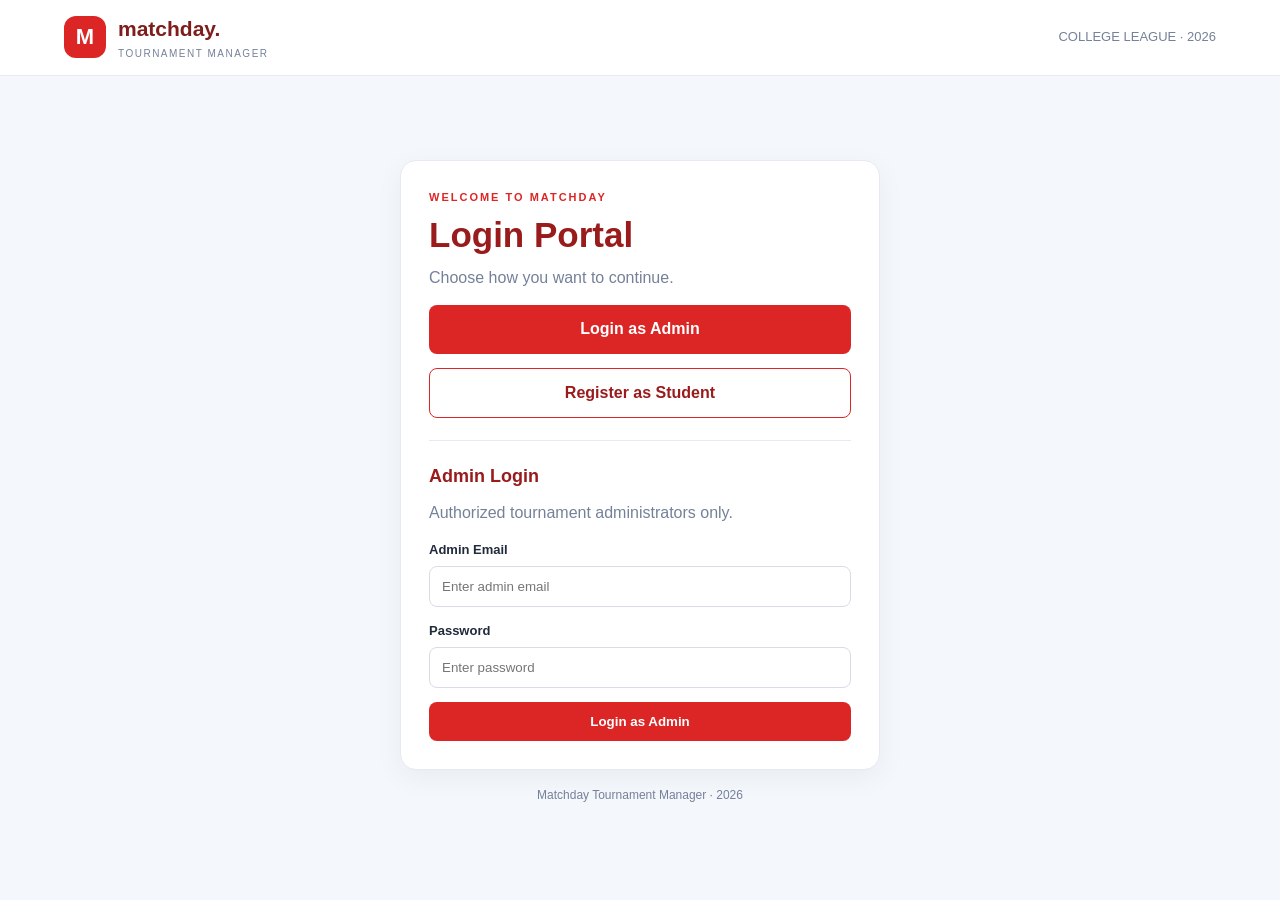
<file: index.html>
<!doctype html>
<html lang="en">
<head>
  <meta charset="utf-8">
  <meta name="viewport" content="width=device-width, initial-scale=1">
  <title>Login Portal | Matchday Tournament Manager</title>
  <link rel="stylesheet" href="style.css">
  <style>
    .portal-shell{max-width:520px;margin:48px auto;padding:20px}
    .portal-card{background:#fff;border:1px solid #e5eaf2;border-radius:16px;padding:28px;box-shadow:0 8px 28px #14213d0d;margin:16px 0}
    .portal-card h1,.portal-card h2{color:#991b1b;margin-bottom:10px}
    .portal-card label{display:block;font-weight:700;font-size:13px;margin:14px 0 6px}
    .portal-card input{width:100%;box-sizing:border-box;padding:12px;border:1px solid #d7dce5;border-radius:8px;background:#fff;color:#202b3c}
    .portal-btn{display:block;width:100%;box-sizing:border-box;text-align:center;text-decoration:none;padding:12px 14px;background:#dc2626;color:white;border:0;border-radius:8px;cursor:pointer;font-weight:700;margin-top:14px}
    .portal-btn:hover{background:#b91c1c}
    .student-btn{background:#fff;color:#991b1b;border:1px solid #dc2626}
    .student-btn:hover{background:#fef2f2}
    .message{padding:10px 12px;background:#fef2f2;color:#991b1b;border-radius:8px;margin-top:12px;white-space:pre-wrap}
    .muted{color:#758198}
    .divider{border:0;border-top:1px solid #e5eaf2;margin:22px 0}
    @media(max-width:600px){.portal-shell{padding:12px;margin:24px auto}.portal-card{padding:20px}}
  </style>
</head>
<body>
  <header class="topbar">
    <a class="brand" href="index.html">
      <span class="brand-mark">M</span>
      <span><strong>matchday.</strong><small>TOURNAMENT MANAGER</small></span>
    </a>
    <span class="season">COLLEGE LEAGUE · 2026</span>
  </header>

  <main class="portal-shell">
    <section class="portal-card">
      <p class="kicker">WELCOME TO MATCHDAY</p>
      <h1>Login Portal</h1>
      <p class="muted">Choose how you want to continue.</p>

      <a class="portal-btn" href="#admin-login">Login as Admin</a>
      <a class="portal-btn student-btn" href="register.html">Register as Student</a>

      <hr class="divider">

      <div id="admin-login">
        <h2>Admin Login</h2>
        <p class="muted">Authorized tournament administrators only.</p>

        <form id="loginForm">
          <label for="email">Admin Email</label>
          <input id="email" name="email" type="email" placeholder="Enter admin email" required>

          <label for="password">Password</label>
          <input id="password" name="password" type="password" placeholder="Enter password" required>

          <button class="portal-btn" type="submit">Login as Admin</button>
        </form>

        <p id="message" class="message" hidden></p>
      </div>
    </section>
    <p class="muted" style="text-align:center;font-size:12px">Matchday Tournament Manager · 2026</p>
  </main>

  <script src="app.js"></script>
  <script src="login.js"></script>
</body>
</html>
</file>
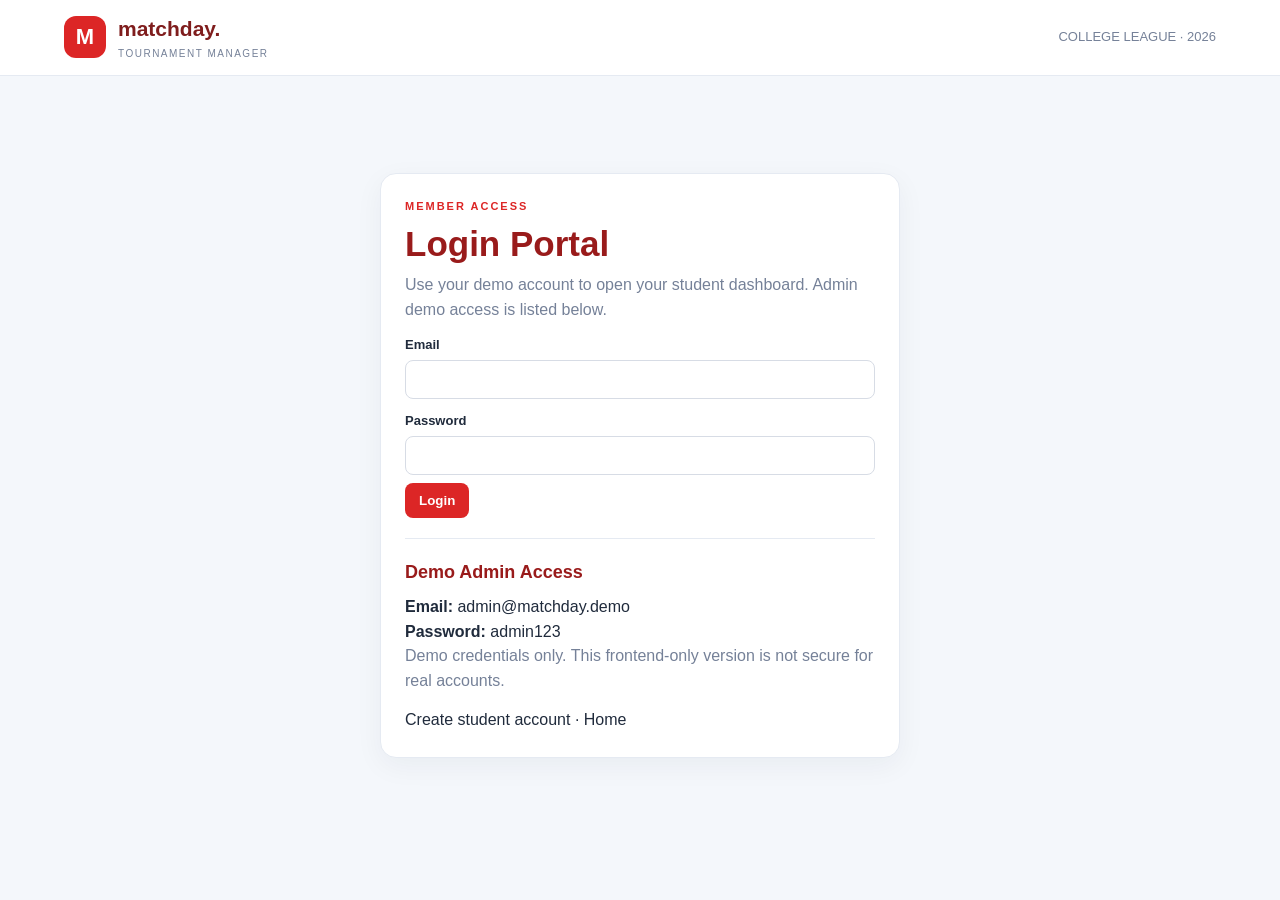
<file: admin-dashboard.html>
<!doctype html>
<html lang="en">
<head>
  <meta charset="utf-8">
  <meta name="viewport" content="width=device-width,initial-scale=1">
  <title>Admin Dashboard | Matchday Tournament Manager</title>
  <link rel="stylesheet" href="style.css">
  <style>
    .auth-shell{max-width:1100px;margin:32px auto;padding:20px}
    .auth-card{background:#fff;border:1px solid #e5eaf2;border-radius:16px;padding:24px;box-shadow:0 8px 28px #14213d0d;margin:16px 0}
    .auth-grid{display:grid;grid-template-columns:repeat(2,minmax(0,1fr));gap:14px}
    .auth-card h1,.auth-card h2{color:#991b1b;margin-bottom:8px}
    .auth-card label{display:block;font-weight:700;font-size:13px;margin:12px 0 5px}
    .auth-card input,.auth-card select{box-sizing:border-box;width:100%;padding:11px;border:1px solid #d7dce5;border-radius:8px;background:white;color:#202b3c}
    .auth-card button,.action-btn{padding:10px 14px;background:#dc2626;color:white;border:0;border-radius:8px;cursor:pointer;font-weight:700;margin:8px 6px 0 0}
    .btn-muted{background:#64748b!important}.btn-green{background:#15803d!important}
    .message{padding:10px 12px;background:#fef2f2;color:#991b1b;border-radius:8px;margin-top:12px;white-space:pre-wrap}
    .muted{color:#758198}
    .portal-table{width:100%;border-collapse:collapse;margin-top:12px}
    .portal-table th,.portal-table td{text-align:left;padding:10px;border-bottom:1px solid #e5eaf2}
    .portal-table th{background:#fef2f2}
    .section-note{font-size:13px;color:#758198;margin-top:8px}
    @media(max-width:650px){.auth-grid{grid-template-columns:1fr}.auth-shell{padding:12px}}
  </style>
</head>
<body>
<header class="topbar">
  <a class="brand" href="index.html">
    <span class="brand-mark">M</span>
    <span><strong>matchday.</strong><small>TOURNAMENT MANAGER</small></span>
  </a>
  <span class="season">COLLEGE LEAGUE · 2026</span>
</header>

<main class="auth-shell">
  <section class="auth-card">
    <p class="kicker">ADMIN CONTROL CENTRE</p>
    <h1>Tournament Management</h1>
    <p class="muted">Manage student applications, teams and match results.</p>
    <button id="logout" class="btn-muted" type="button">Log out</button>
    <p id="message" class="message" hidden></p>
  </section>

  <section class="auth-card">
    <h2>Student Applications</h2>
    <div style="overflow-x:auto">
      <table class="portal-table">
        <thead>
          <tr>
            <th>Student</th><th>Roll no.</th><th>Course</th>
            <th>Game</th><th>Status</th><th>Team</th><th>Actions</th>
          </tr>
        </thead>
        <tbody id="applications"></tbody>
      </table>
    </div>
  </section>

  <section class="auth-card">
    <h2>Assign Teams</h2>
    <p class="muted">Only approved students can be assigned to a team.</p>
    <form id="teamForm">
      <label for="teamStudent">Approved student</label>
      <select id="teamStudent" required>
        <option value="">Select a student</option>
      </select>
      <label for="teamName">Team name</label>
      <input id="teamName" maxlength="80" required placeholder="Enter team name">
      <button type="submit">Assign Team</button>
    </form>
    <p id="teamMessage" class="message" hidden></p>
  </section>

  <section class="auth-card">
    <h2>Record Match Result</h2>
    <form id="matchForm">
      <div class="auth-grid">
        <div>
          <label for="matchGame">Game</label>
          <select id="matchGame" required>
            <option value="">Select game</option>
            <option>Football</option><option>Cricket</option>
            <option>Badminton</option><option>Basketball</option>
            <option>Volleyball</option><option>Chess</option>
          </select>
        </div>
        <div>
          <label for="matchDate">Match date</label>
          <input id="matchDate" type="date">
        </div>
        <div>
          <label for="teamA">Team A</label>
          <select id="teamA" required><option value="">Select Team A</option></select>
        </div>
        <div>
          <label for="teamB">Team B</label>
          <select id="teamB" required><option value="">Select Team B</option></select>
        </div>
        <div>
          <label for="scoreA">Team A score</label>
          <input id="scoreA" type="number" min="0" step="1" required>
        </div>
        <div>
          <label for="scoreB">Team B score</label>
          <input id="scoreB" type="number" min="0" step="1" required>
        </div>
      </div>
      <button type="submit">Save Match Result</button>
    </form>
    <p id="matchMessage" class="message" hidden></p>
    <p class="section-note">Points are calculated as win = 3, draw = 1 and loss = 0. This demo uses the same points rule for all games.</p>
  </section>

  <section class="auth-card">
    <h2>Recorded Matches</h2>
    <div style="overflow-x:auto">
      <table class="portal-table">
        <thead>
          <tr><th>Date</th><th>Game</th><th>Team A</th><th>Score</th><th>Team B</th></tr>
        </thead>
        <tbody id="matches"></tbody>
      </table>
    </div>
  </section>

  <section class="auth-card">
    <h2>Demo information</h2>
    <p class="muted">This frontend demo stores information in the current browser's localStorage. It does not synchronise data between different devices or browsers. A backend and database are required for a real shared tournament system.</p>
  </section>
</main>

<script src="app.js"></script>
<script src="admin-dashboard.js"></script>
</body>
</html>
</file>
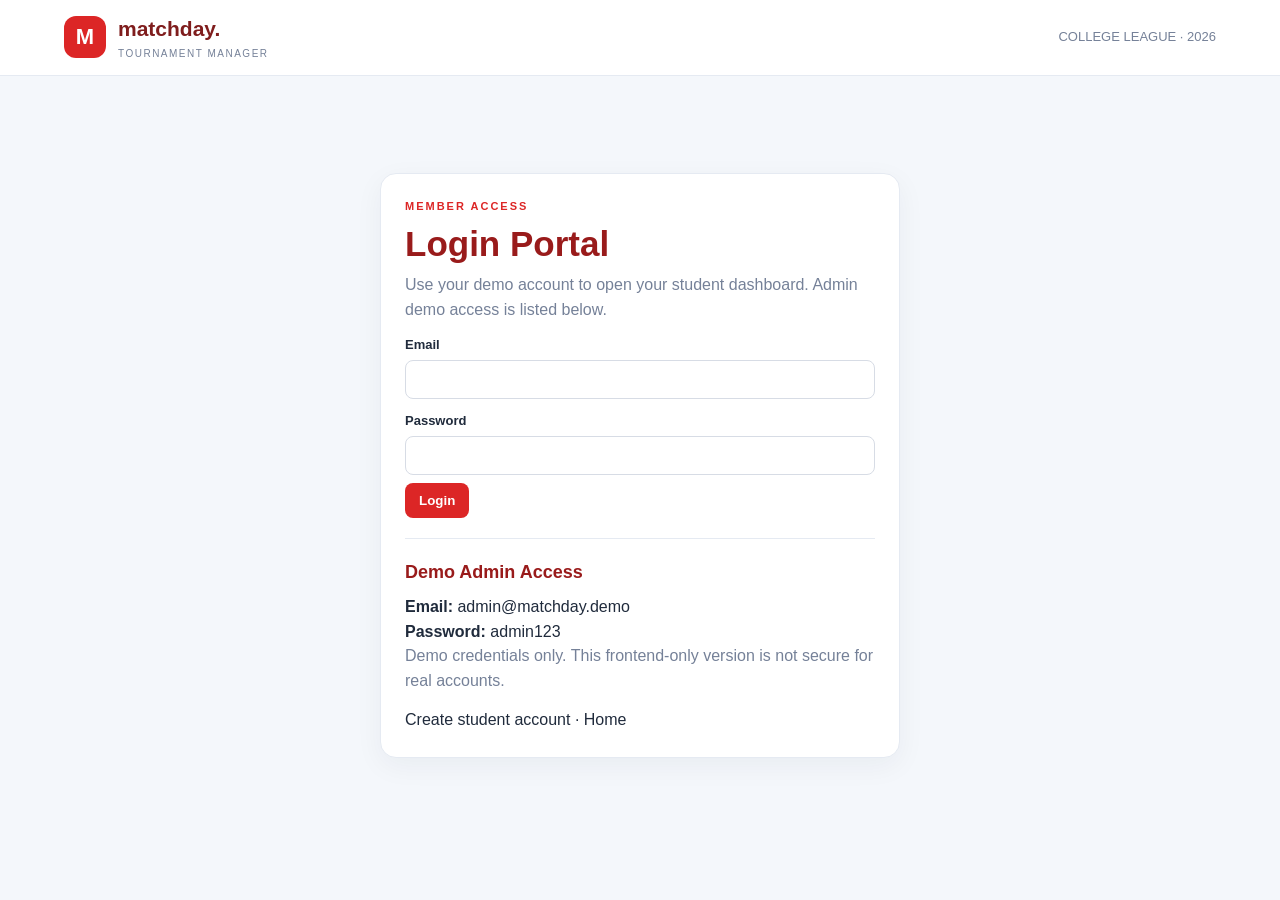
<file: dashboard.html>
<!DOCTYPE html>
<html lang="en">
<head>
  <meta charset="UTF-8">
  <meta name="viewport" content="width=device-width, initial-scale=1.0">
  <title>Matchday | Dashboard</title>
  <link rel="stylesheet" href="style.css">
  <style>
    .student-session {
      display: flex;
      align-items: center;
      gap: 10px;
      margin-left: auto;
      color: var(--muted, #758198);
      font-size: 13px;
    }
    .logout-btn {
      border: 1px solid var(--border, #e5eaf2);
      background: transparent;
      color: inherit;
      padding: 8px 12px;
      border-radius: 7px;
      cursor: pointer;
      font: inherit;
    }
    .read-only-note {
      margin: 0 0 20px;
      padding: 12px 16px;
      border: 1px solid var(--border, #e5eaf2);
      border-radius: 8px;
      color: var(--muted, #758198);
      font-size: 13px;
    }
  </style>
</head>
<body>

<header class="topbar">
  <a class="brand" href="dashboard.html">
    <span class="brand-mark">M</span>
    <span><strong>matchday.</strong><small>TOURNAMENT MANAGER</small></span>
  </a>
  <span class="season">COLLEGE LEAGUE · 2026</span>
  <div class="student-session">
    <span id="studentName">Student View</span>
    <button class="logout-btn" id="logoutBtn" type="button">Log out</button>
  </div>
</header>

<div class="layout">
  <aside class="sidebar">
    <p class="nav-heading">MAIN MENU</p>
    <a class="nav-link active" href="dashboard.html">⌂ &nbsp; Dashboard</a>
    <a class="nav-link" href="teams.html">♙ &nbsp; Teams &amp; Players</a>
    <a class="nav-link" href="schedule.html">▦ &nbsp; Match Schedule</a>
    <a class="nav-link" href="scores.html">◷ &nbsp; Score Management</a>
    <a class="nav-link" href="points.html">☷ &nbsp; Points Table</a>
    <a class="nav-link" href="leaderboard.html">♛ &nbsp; Leaderboard</a>

    <div class="sidebar-note">
      <strong>Student View</strong>
      You can view tournament information here. Editing and management are reserved for the administrator.
    </div>
  </aside>

  <main class="main">
    <div class="page-head">
      <div>
        <p class="kicker">TOURNAMENT OVERVIEW</p>
        <h1>Manage your tournament</h1>
        <p class="subtitle">Everything you need to keep up with the competition.</p>
      </div>
      <a class="button" href="schedule.html">View fixtures →</a>
    </div>

    <p class="read-only-note">
      Read-only student access: tournament information can be viewed but not edited.
    </p>

    <section class="stats">
      <article class="stat">
        <p class="stat-label">REGISTERED TEAMS</p>
        <p class="stat-value" id="teamCount">08</p>
        <p class="stat-foot">Participating teams</p>
      </article>
      <article class="stat">
        <p class="stat-label">TOTAL FIXTURES</p>
        <p class="stat-value" id="fixtureCount">28</p>
        <p class="stat-foot">Scheduled or recorded matches</p>
      </article>
      <article class="stat">
        <p class="stat-label">COMPLETED MATCHES</p>
        <p class="stat-value" id="completedCount">12</p>
        <p class="stat-foot">Recorded match results</p>
      </article>
      <article class="stat">
        <p class="stat-label">CURRENT LEADER</p>
        <p class="stat-value" id="currentLeader">TITANS</p>
        <p class="stat-foot">Based on recorded results</p>
      </article>
    </section>

    <div class="content-grid">
      <section class="card">
        <div class="card-head">
          <h2>Recent Results</h2>
          <a class="text-link" href="scores.html">All scores →</a>
        </div>
        <div id="recentResults">
          <div class="fixture">
            <div class="fixture-team"><div class="team-badge">T</div>City Titans</div>
            <div class="score">3 - 1</div>
            <div class="fixture-team"><div class="team-badge">W</div>Warriors</div>
          </div>
          <div class="fixture">
            <div class="fixture-team"><div class="team-badge">S</div>Strikers</div>
            <div class="score">2 - 2</div>
            <div class="fixture-team"><div class="team-badge">R</div>Rangers</div>
          </div>
          <div class="fixture">
            <div class="fixture-team"><div class="team-badge">F</div>Falcons</div>
            <div class="score">1 - 0</div>
            <div class="fixture-team"><div class="team-badge">U</div>United</div>
          </div>
        </div>
      </section>

      <section class="card">
        <div class="card-head">
          <h2>Upcoming Matches</h2>
          <a class="text-link" href="schedule.html">Full schedule →</a>
        </div>
        <div id="upcomingMatches">
          <div class="fixture">
            <div class="fixture-team">City Titans</div>
            <div class="vs">VS</div>
            <div class="fixture-team">Falcons</div>
          </div>
          <p class="subtitle">18 October · 10:00 AM · Main Ground</p>
          <div class="fixture">
            <div class="fixture-team">Warriors</div>
            <div class="vs">VS</div>
            <div class="fixture-team">Strikers</div>
          </div>
          <p class="subtitle">18 October · 2:00 PM · Main Ground</p>
        </div>
      </section>
    </div>

    <section class="card">
      <div class="card-head">
        <h2>Current Standings</h2>
        <a class="text-link" href="points.html">View points table →</a>
      </div>
      <div class="table-wrap">
        <table>
          <thead>
            <tr>
              <th>Rank</th>
              <th>Team</th>
              <th>Played</th>
              <th>Won</th>
              <th>Points</th>
            </tr>
          </thead>
          <tbody id="standingsBody">
            <tr><td>01</td><td>City Titans</td><td>4</td><td>3</td><td><b>10</b></td></tr>
            <tr><td>02</td><td>Falcons</td><td>4</td><td>3</td><td><b>9</b></td></tr>
            <tr><td>03</td><td>Strikers</td><td>4</td><td>2</td><td><b>7</b></td></tr>
            <tr><td>04</td><td>Warriors</td><td>4</td><td>2</td><td><b>6</b></td></tr>
          </tbody>
        </table>
      </div>
    </section>

    <footer class="footer">Matchday Tournament Manager · Student Read-only View</footer>
  </main>
</div>

<script src="app.js"></script>
<script>
(() => {
  // Only approved student accounts may open this page.
  const student = Matchday.requireRole("student");
  if (!student) return;

  document.getElementById("studentName").textContent =
    student.fullName || "Student";

  document.getElementById("logoutBtn").addEventListener("click", () => {
    Matchday.logout();
    window.location.href = "login.html";
  });

  const teams = Matchday.teams();
  const matches = Matchday.matches();
  const standings = {};

  function getTeam(name, game) {
    const key = game + "::" + name;
    if (!standings[key]) {
      standings[key] = {
        name, game, played: 0, won: 0, points: 0
      };
    }
    return standings[key];
  }

  teams.forEach(team => getTeam(team.name, team.game));

  matches.forEach(match => {
    const a = getTeam(match.teamA, match.game);
    const b = getTeam(match.teamB, match.game);

    a.played++;
    b.played++;

    if (match.scoreA > match.scoreB) {
      a.won++;
      a.points += 3;
    } else if (match.scoreB > match.scoreA) {
      b.won++;
      b.points += 3;
    } else {
      a.points++;
      b.points++;
    }
  });

  const ranked = Object.values(standings).sort(
    (a, b) => b.points - a.points || b.won - a.won
  );

  document.getElementById("teamCount").textContent = teams.length;
  document.getElementById("fixtureCount").textContent = matches.length;
  document.getElementById("completedCount").textContent = matches.length;
  document.getElementById("currentLeader").textContent =
    ranked[0]?.name || "—";

  const recent = document.getElementById("recentResults");
  recent.replaceChildren();

  if (!matches.length) {
    const note = document.createElement("p");
    note.className = "subtitle";
    note.textContent = "No match results have been recorded yet.";
    recent.appendChild(note);
  } else {
    matches.slice(-3).reverse().forEach(match => {
      const fixture = document.createElement("div");
      fixture.className = "fixture";

      const left = document.createElement("div");
      left.className = "fixture-team";
      left.textContent = match.teamA;

      const score = document.createElement("div");
      score.className = "score";
      score.textContent = `${match.scoreA} - ${match.scoreB}`;

      const right = document.createElement("div");
      right.className = "fixture-team";
      right.textContent = match.teamB;

      fixture.append(left, score, right);
      recent.appendChild(fixture);
    });
  }

  const tbody = document.getElementById("standingsBody");
  tbody.replaceChildren();

  if (!ranked.length) {
    const row = document.createElement("tr");
    const cell = document.createElement("td");
    cell.colSpan = 5;
    cell.textContent = "No standings available yet.";
    row.appendChild(cell);
    tbody.appendChild(row);
  } else {
    ranked.forEach((team, index) => {
      const row = document.createElement("tr");
      [
        String(index + 1).padStart(2, "0"),
        team.name,
        team.played,
        team.won,
        team.points
      ].forEach((value, i) => {
        const cell = document.createElement("td");
        if (i === 4) {
          const bold = document.createElement("b");
          bold.textContent = value;
          cell.appendChild(bold);
        } else {
          cell.textContent = value;
        }
        row.appendChild(cell);
      });
      tbody.appendChild(row);
    });
  }

  // The current admin interface stores results but does not yet store
  // upcoming fixtures, so don't present old sample fixtures as live data.
  const upcoming = document.getElementById("upcomingMatches");
  upcoming.replaceChildren();

  const upcomingNote = document.createElement("p");
  upcomingNote.className = "subtitle";
  upcomingNote.textContent =
    "Upcoming matches will appear here after a fixture-scheduling feature is added.";
  upcoming.appendChild(upcomingNote);
})();
</script>
</body>
</html>
</file>
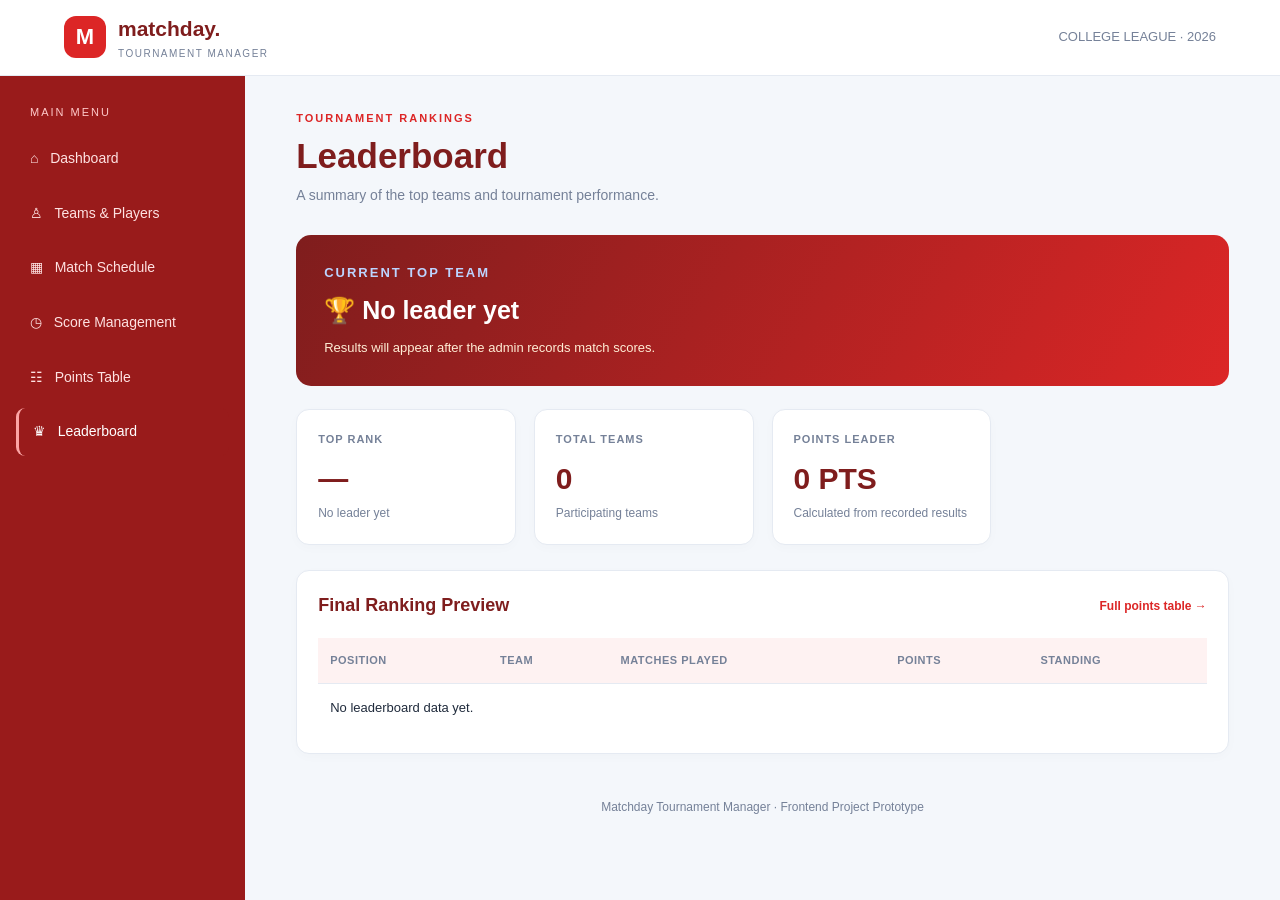
<file: leaderboard.html>
<!DOCTYPE html>
<html lang="en">
<head>
<meta charset="UTF-8"><meta name="viewport" content="width=device-width, initial-scale=1.0">
<title>Matchday | Leaderboard</title><link rel="stylesheet" href="style.css">
</head>
<body>
<header class="topbar"><a class="brand" href="index.html"><span class="brand-mark">M</span><span><strong>matchday.</strong><small>TOURNAMENT MANAGER</small></span></a><span class="season">COLLEGE LEAGUE · 2026</span></header>
<div class="layout"><aside class="sidebar">
<p class="nav-heading">MAIN MENU</p><a class="nav-link" href="dashboard.html">⌂ &nbsp; Dashboard</a><a class="nav-link" href="teams.html">♙ &nbsp; Teams & Players</a><a class="nav-link" href="schedule.html">▦ &nbsp; Match Schedule</a><a class="nav-link" href="scores.html">◷ &nbsp; Score Management</a><a class="nav-link" href="points.html">☷ &nbsp; Points Table</a><a class="nav-link active" href="leaderboard.html">♛ &nbsp; Leaderboard</a>
</aside>
<main class="main">
<div class="page-head"><div><p class="kicker">TOURNAMENT RANKINGS</p><h1>Leaderboard</h1><p class="subtitle">A summary of the top teams and tournament performance.</p></div></div>
<section class="winner">
<p class="kicker" style="color:#bcd4ff">CURRENT TOP TEAM · SAMPLE DATA</p>
<h2>🏆 City Titans</h2>
<p>Leading the example league standings with 10 points.</p>
</section>
<div class="stats">
<article class="stat"><p class="stat-label">TOP RANK</p><p class="stat-value">01</p><p class="stat-foot">City Titans</p></article>
<article class="stat"><p class="stat-label">TOTAL TEAMS</p><p class="stat-value">08</p><p class="stat-foot">Participating teams</p></article>
<article class="stat"><p class="stat-label">POINTS LEADER</p><p class="stat-value">10 PTS</p><p class="stat-foot">Current example score</p></article>
</div>
<section class="card"><div class="card-head"><h2>Final Ranking Preview</h2><a class="text-link" href="points.html">Full points table →</a></div>
<div class="table-wrap"><table><thead><tr><th>Position</th><th>Team</th><th>Matches Played</th><th>Points</th><th>Standing</th></tr></thead><tbody>
<tr><td class="position">🥇 1</td><td>City Titans</td><td>4</td><td><b>10</b></td><td><span class="status completed">Leading</span></td></tr>
<tr><td class="position">🥈 2</td><td>Falcons</td><td>4</td><td><b>9</b></td><td><span class="status completed">Contender</span></td></tr>
<tr><td class="position">🥉 3</td><td>Strikers</td><td>4</td><td><b>7</b></td><td><span class="status upcoming">In the race</span></td></tr>
<tr><td>4</td><td>Warriors</td><td>4</td><td><b>6</b></td><td>Active</td></tr>
<tr><td>5</td><td>Rangers</td><td>4</td><td><b>4</b></td><td>Active</td></tr>
<tr><td>6</td><td>United</td><td>4</td><td><b>3</b></td><td>Active</td></tr>
<tr><td>7</td><td>Panthers</td><td>4</td><td><b>2</b></td><td>Active</td></tr>
<tr><td>8</td><td>Champions</td><td>4</td><td><b>1</b></td><td>Active</td></tr>
</tbody></table></div></section>
<footer class="footer">Matchday Tournament Manager · Frontend Project Prototype</footer>
</main></div><script src="app.js"></script><script src="tables.js"></script></body></html>
</file>
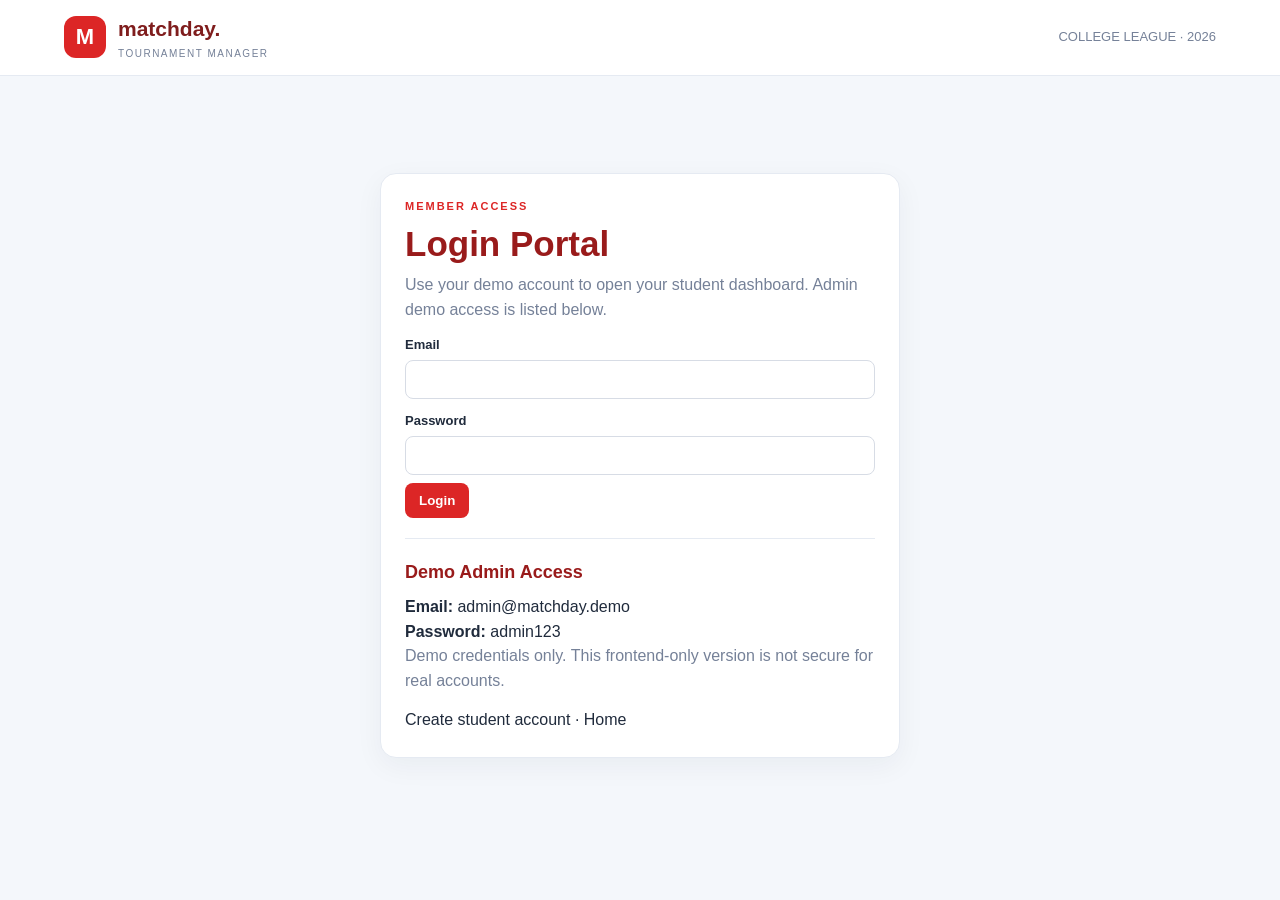
<file: login.html>
<!doctype html>
<html lang="en"><head><meta charset="utf-8"><meta name="viewport" content="width=device-width,initial-scale=1">
<title>Login | Matchday Tournament Manager</title><link rel="stylesheet" href="style.css">
<style>
.auth-shell{max-width:960px;margin:32px auto;padding:20px}
.auth-card{background:#fff;border:1px solid #e5eaf2;border-radius:16px;padding:24px;box-shadow:0 8px 28px #14213d0d;margin:16px 0}
.auth-grid{display:grid;grid-template-columns:repeat(2,minmax(0,1fr));gap:14px}
.auth-card h1,.auth-card h2{color:#991b1b;margin-bottom:8px}
.auth-card label{display:block;font-weight:700;font-size:13px;margin:12px 0 5px}
.auth-card input,.auth-card select{width:100%;padding:11px;border:1px solid #d7dce5;border-radius:8px;background:white;color:#202b3c}
.auth-card button,.action-btn{padding:10px 14px;background:#dc2626;color:white;border:0;border-radius:8px;cursor:pointer;font-weight:700;margin:8px 6px 0 0}
.auth-card button:disabled{opacity:.6;cursor:wait}
.btn-muted{background:#64748b!important}.btn-green{background:#15803d!important}
.message{padding:10px 12px;background:#fef2f2;color:#991b1b;border-radius:8px;margin-top:12px;white-space:pre-wrap}
.muted{color:#758198}.pill{display:inline-block;padding:4px 9px;border-radius:999px;background:#fee2e2;color:#991b1b;font-size:12px;font-weight:700}
.portal-table{width:100%;border-collapse:collapse;margin-top:12px}.portal-table th,.portal-table td{text-align:left;padding:10px;border-bottom:1px solid #e5eaf2}.portal-table th{background:#fef2f2}
@media(max-width:650px){.auth-grid{grid-template-columns:1fr}.auth-shell{padding:12px}}
</style>
</head>
<body><header class="topbar"><a class="brand" href="index.html"><span class="brand-mark">M</span><span><strong>matchday.</strong><small>TOURNAMENT MANAGER</small></span></a><span class="season">COLLEGE LEAGUE · 2026</span></header>

<main class="auth-shell"><section class="auth-card" style="max-width:520px;margin:45px auto"><p class="kicker">MEMBER ACCESS</p><h1>Login Portal</h1><p class="muted">Use your demo account to open your student dashboard. Admin demo access is listed below.</p>
<form id="loginForm"><label for="email">Email</label><input id="email" type="email" required><label for="password">Password</label><input id="password" type="password" required><button type="submit">Login</button></form>
<p id="message" class="message" hidden></p><hr style="margin:20px 0;border:0;border-top:1px solid #e5eaf2">
<h2>Demo Admin Access</h2><p><b>Email:</b> admin@matchday.demo</p><p><b>Password:</b> admin123</p><p class="muted">Demo credentials only. This frontend-only version is not secure for real accounts.</p>
<p style="margin-top:14px"><a href="register.html" target="_blank" rel="noopener noreferrer">Create student account</a> · <a href="index.html">Home</a></p></section></main>

<script src="app.js"></script><script src="login.js"></script></body></html>
</file>
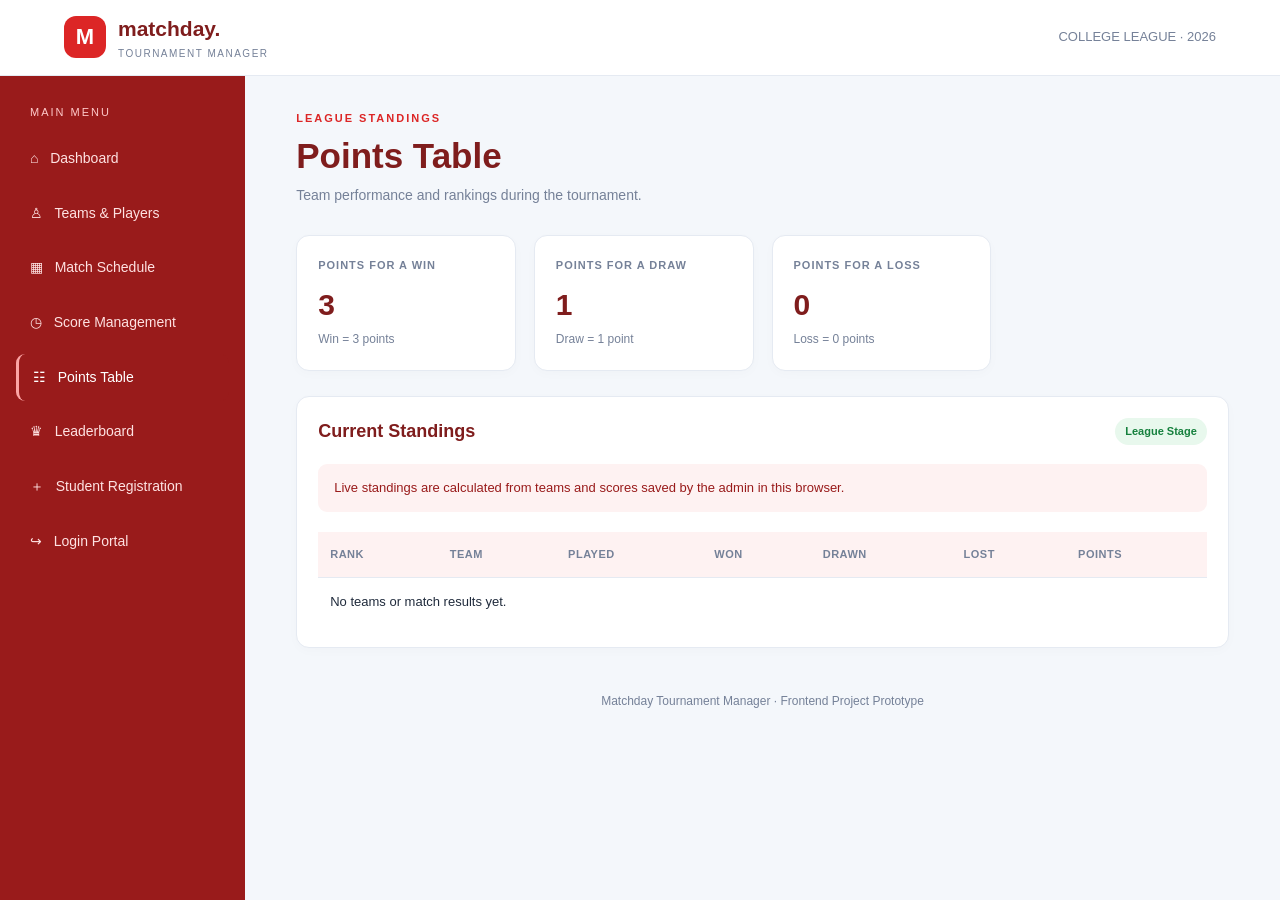
<file: points.html>
<!DOCTYPE html>
<html lang="en">
<head>
<meta charset="UTF-8"><meta name="viewport" content="width=device-width, initial-scale=1.0">
<title>Matchday | Points Table</title><link rel="stylesheet" href="style.css">
</head>
<body>
<header class="topbar"><a class="brand" href="index.html"><span class="brand-mark">M</span><span><strong>matchday.</strong><small>TOURNAMENT MANAGER</small></span></a><span class="season">COLLEGE LEAGUE · 2026</span></header>
<div class="layout"><aside class="sidebar">
<p class="nav-heading">MAIN MENU</p><a class="nav-link" href="dashboard.html">⌂ &nbsp; Dashboard</a><a class="nav-link" href="teams.html">♙ &nbsp; Teams & Players</a><a class="nav-link" href="schedule.html">▦ &nbsp; Match Schedule</a><a class="nav-link" href="scores.html">◷ &nbsp; Score Management</a><a class="nav-link active" href="points.html">☷ &nbsp; Points Table</a><a class="nav-link" href="leaderboard.html">♛ &nbsp; Leaderboard</a>
    <a class="nav-link" href="register.html" target="_blank" rel="noopener noreferrer">＋ &nbsp; Student Registration</a>
    <a class="nav-link" href="login.html" target="_blank" rel="noopener noreferrer">↪ &nbsp; Login Portal</a>
</aside>
<main class="main">
<div class="page-head"><div><p class="kicker">LEAGUE STANDINGS</p><h1>Points Table</h1><p class="subtitle">Team performance and rankings during the tournament.</p></div></div>
<div class="stats">
<article class="stat"><p class="stat-label">POINTS FOR A WIN</p><p class="stat-value">3</p><p class="stat-foot">Win = 3 points</p></article>
<article class="stat"><p class="stat-label">POINTS FOR A DRAW</p><p class="stat-value">1</p><p class="stat-foot">Draw = 1 point</p></article>
<article class="stat"><p class="stat-label">POINTS FOR A LOSS</p><p class="stat-value">0</p><p class="stat-foot">Loss = 0 points</p></article>
</div>
<section class="card"><div class="card-head"><h2>Current Standings</h2><span class="status completed">League Stage</span></div>
<div class="notice">The table shows example values. Automatic updates based on submitted scores require program logic and data storage.</div>
<div class="table-wrap"><table><thead><tr><th>Rank</th><th>Team</th><th>Played</th><th>Won</th><th>Drawn</th><th>Lost</th><th>Points</th></tr></thead><tbody>
<tr><td class="position">01</td><td><div class="team"><span class="team-badge">T</span>City Titans</div></td><td>4</td><td>3</td><td>1</td><td>0</td><td><b>10</b></td></tr>
<tr><td class="position">02</td><td><div class="team"><span class="team-badge">F</span>Falcons</div></td><td>4</td><td>3</td><td>0</td><td>1</td><td><b>9</b></td></tr>
<tr><td class="position">03</td><td><div class="team"><span class="team-badge">S</span>Strikers</div></td><td>4</td><td>2</td><td>1</td><td>1</td><td><b>7</b></td></tr>
<tr><td>04</td><td>Warriors</td><td>4</td><td>2</td><td>0</td><td>2</td><td><b>6</b></td></tr>
<tr><td>05</td><td>Rangers</td><td>4</td><td>1</td><td>1</td><td>2</td><td><b>4</b></td></tr>
<tr><td>06</td><td>United</td><td>4</td><td>1</td><td>0</td><td>3</td><td><b>3</b></td></tr>
<tr><td>07</td><td>Panthers</td><td>4</td><td>0</td><td>2</td><td>2</td><td><b>2</b></td></tr>
<tr><td>08</td><td>Champions</td><td>4</td><td>0</td><td>1</td><td>3</td><td><b>1</b></td></tr>
</tbody></table></div></section>
<footer class="footer">Matchday Tournament Manager · Frontend Project Prototype</footer>
</main></div><script src="app.js"></script><script src="tables.js"></script></body></html>
</file>
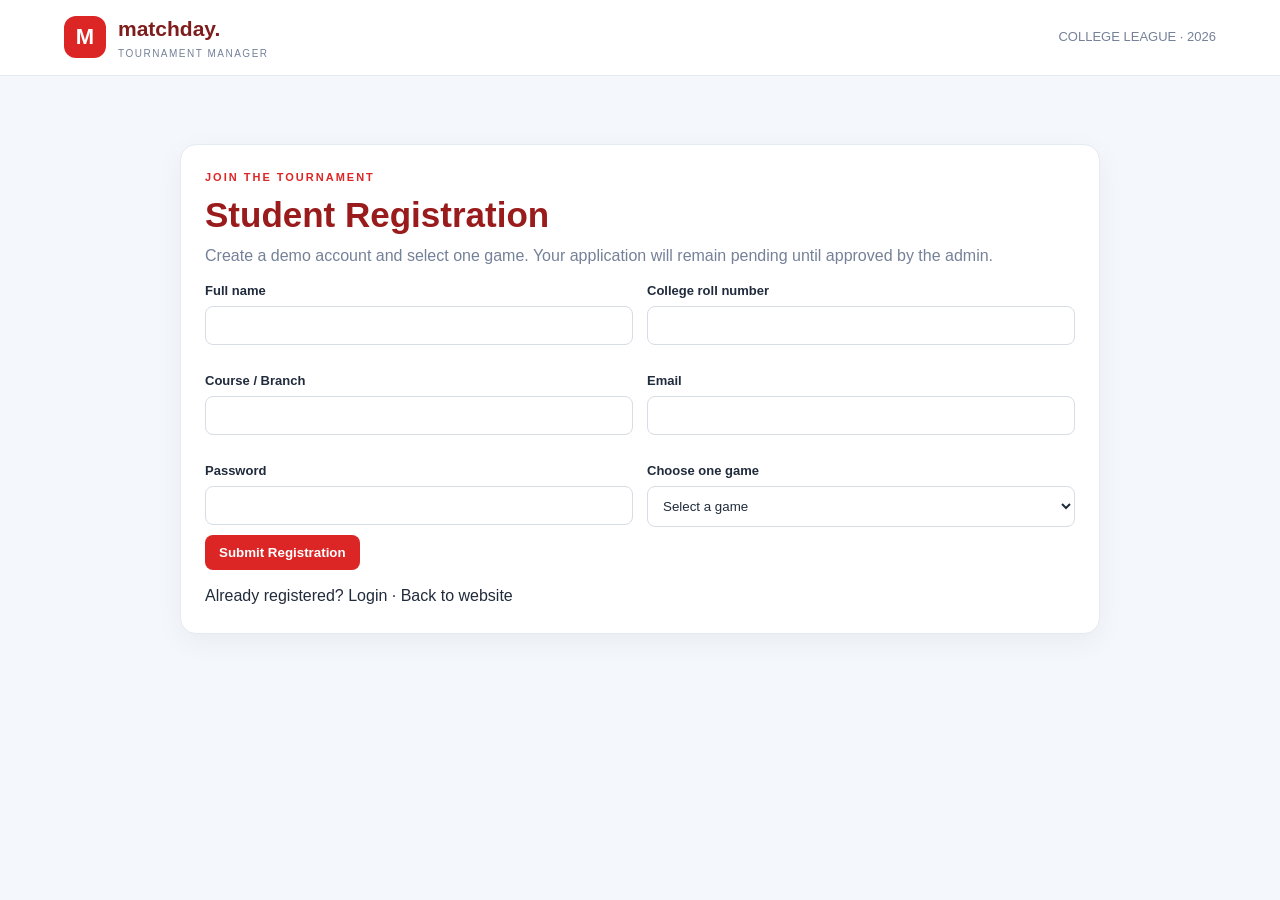
<file: register.html>
<!doctype html>
<html lang="en"><head><meta charset="utf-8"><meta name="viewport" content="width=device-width,initial-scale=1">
<title>Student Registration | Matchday Tournament Manager</title><link rel="stylesheet" href="style.css">
<style>
.auth-shell{max-width:960px;margin:32px auto;padding:20px}
.auth-card{background:#fff;border:1px solid #e5eaf2;border-radius:16px;padding:24px;box-shadow:0 8px 28px #14213d0d;margin:16px 0}
.auth-grid{display:grid;grid-template-columns:repeat(2,minmax(0,1fr));gap:14px}
.auth-card h1,.auth-card h2{color:#991b1b;margin-bottom:8px}
.auth-card label{display:block;font-weight:700;font-size:13px;margin:12px 0 5px}
.auth-card input,.auth-card select{width:100%;padding:11px;border:1px solid #d7dce5;border-radius:8px;background:white;color:#202b3c}
.auth-card button,.action-btn{padding:10px 14px;background:#dc2626;color:white;border:0;border-radius:8px;cursor:pointer;font-weight:700;margin:8px 6px 0 0}
.auth-card button:disabled{opacity:.6;cursor:wait}
.btn-muted{background:#64748b!important}.btn-green{background:#15803d!important}
.message{padding:10px 12px;background:#fef2f2;color:#991b1b;border-radius:8px;margin-top:12px;white-space:pre-wrap}
.muted{color:#758198}.pill{display:inline-block;padding:4px 9px;border-radius:999px;background:#fee2e2;color:#991b1b;font-size:12px;font-weight:700}
.portal-table{width:100%;border-collapse:collapse;margin-top:12px}.portal-table th,.portal-table td{text-align:left;padding:10px;border-bottom:1px solid #e5eaf2}.portal-table th{background:#fef2f2}
@media(max-width:650px){.auth-grid{grid-template-columns:1fr}.auth-shell{padding:12px}}
</style>
</head>
<body><header class="topbar"><a class="brand" href="index.html"><span class="brand-mark">M</span><span><strong>matchday.</strong><small>TOURNAMENT MANAGER</small></span></a><span class="season">COLLEGE LEAGUE · 2026</span></header>

<main class="auth-shell"><section class="auth-card"><p class="kicker">JOIN THE TOURNAMENT</p><h1>Student Registration</h1><p class="muted">Create a demo account and select one game. Your application will remain pending until approved by the admin.</p>
<form id="registerForm"><div class="auth-grid">
<div><label for="fullName">Full name</label><input id="fullName" required maxlength="80"></div>
<div><label for="rollNumber">College roll number</label><input id="rollNumber" required maxlength="30"></div>
<div><label for="course">Course / Branch</label><input id="course" required maxlength="80"></div>
<div><label for="email">Email</label><input id="email" type="email" required maxlength="120"></div>
<div><label for="password">Password</label><input id="password" type="password" required minlength="4"></div>
<div><label for="game">Choose one game</label><select id="game" required><option value="">Select a game</option><option>Football</option><option>Cricket</option><option>Badminton</option><option>Basketball</option><option>Volleyball</option><option>Chess</option></select></div>
</div><button type="submit">Submit Registration</button></form><p id="message" class="message" hidden></p>
<p style="margin-top:14px">Already registered? <a href="login.html" target="_blank" rel="noopener noreferrer">Login</a> · <a href="index.html">Back to website</a></p></section></main>

<script src="app.js"></script><script src="register.js"></script></body></html>
</file>
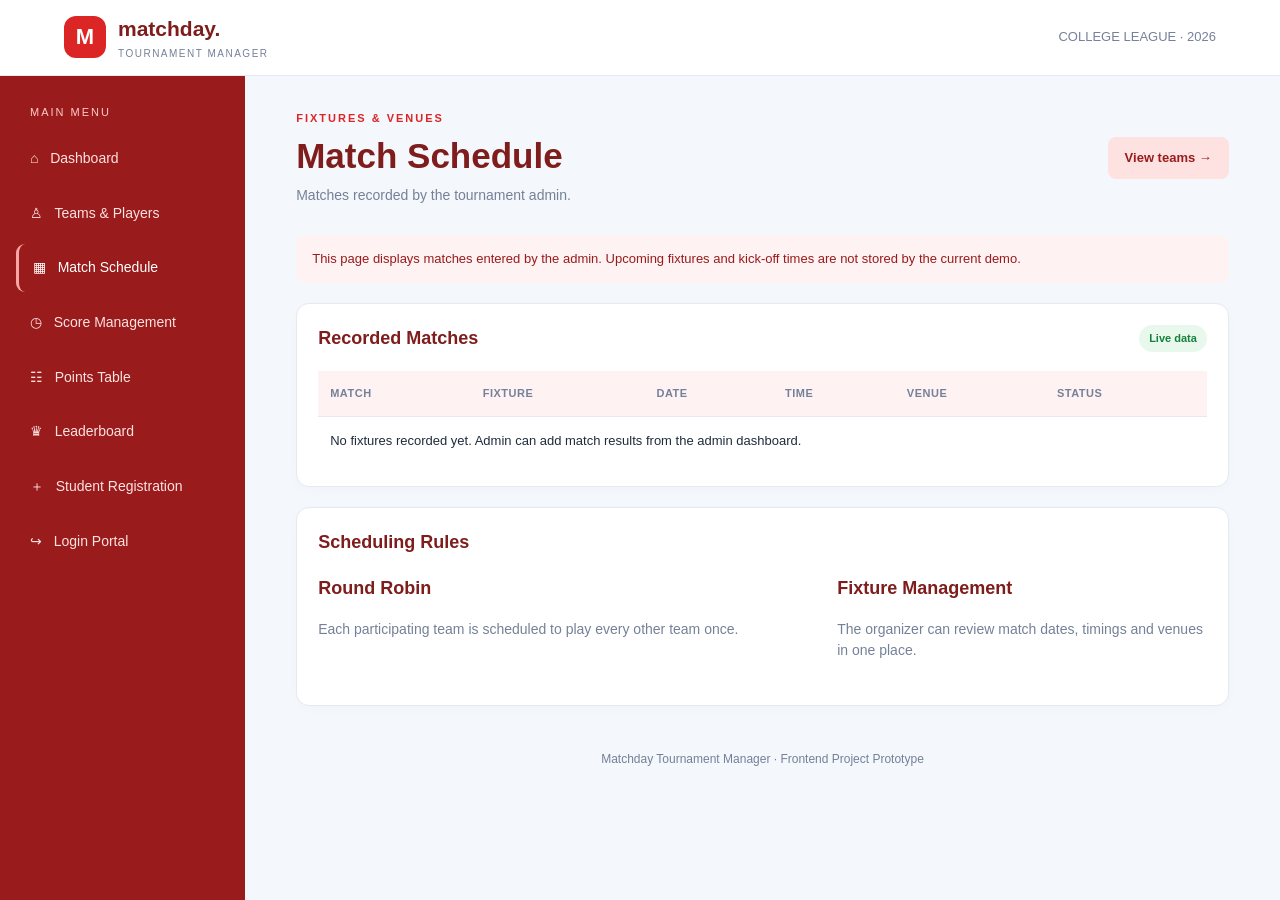
<file: schedule.html>
<!DOCTYPE html>
<html lang="en">
<head>
<meta charset="UTF-8"><meta name="viewport" content="width=device-width, initial-scale=1.0">
<title>Matchday | Schedule</title><link rel="stylesheet" href="style.css">
</head>
<body>
<header class="topbar"><a class="brand" href="index.html"><span class="brand-mark">M</span><span><strong>matchday.</strong><small>TOURNAMENT MANAGER</small></span></a><span class="season">COLLEGE LEAGUE · 2026</span></header>
<div class="layout"><aside class="sidebar">
<p class="nav-heading">MAIN MENU</p>
<a class="nav-link" href="dashboard.html">⌂ &nbsp; Dashboard</a><a class="nav-link" href="teams.html">♙ &nbsp; Teams & Players</a><a class="nav-link active" href="schedule.html">▦ &nbsp; Match Schedule</a><a class="nav-link" href="scores.html">◷ &nbsp; Score Management</a><a class="nav-link" href="points.html">☷ &nbsp; Points Table</a><a class="nav-link" href="leaderboard.html">♛ &nbsp; Leaderboard</a>
    <a class="nav-link" href="register.html" target="_blank" rel="noopener noreferrer">＋ &nbsp; Student Registration</a>
    <a class="nav-link" href="login.html" target="_blank" rel="noopener noreferrer">↪ &nbsp; Login Portal</a>
</aside>
<main class="main">
<div class="page-head"><div><p class="kicker">FIXTURES & VENUES</p><h1>Match Schedule</h1><p class="subtitle">A sample Round Robin fixture list for the tournament.</p></div><a class="button button-light" href="teams.html">View teams →</a></div>
<div class="notice">Round Robin format: each team plays the other teams. This page displays sample fixtures; automatic generation is not enabled in this HTML/CSS prototype.</div>
<section class="card"><div class="card-head"><h2>Recorded Matches</h2><span class="status completed">Live data</span></div>
<div class="table-wrap"><table><thead><tr><th>Match</th><th>Fixture</th><th>Date</th><th>Time</th><th>Venue</th><th>Status</th></tr></thead><tbody>
<tr><td>M01</td><td>City Titans vs Falcons</td><td>18 Oct 2026</td><td>10:00 AM</td><td>Main Ground</td><td><span class="status upcoming">Upcoming</span></td></tr>
<tr><td>M02</td><td>Warriors vs Strikers</td><td>18 Oct 2026</td><td>02:00 PM</td><td>Main Ground</td><td><span class="status upcoming">Upcoming</span></td></tr>
<tr><td>M03</td><td>Rangers vs United</td><td>19 Oct 2026</td><td>10:00 AM</td><td>Ground B</td><td><span class="status upcoming">Upcoming</span></td></tr>
<tr><td>M04</td><td>Panthers vs Champions</td><td>19 Oct 2026</td><td>02:00 PM</td><td>Ground B</td><td><span class="status upcoming">Upcoming</span></td></tr>
</tbody></table></div></section>
<section class="card"><div class="card-head"><h2>Scheduling Rules</h2></div>
<div class="content-grid">
<div><h2>Round Robin</h2><p class="subtitle">Each participating team is scheduled to play every other team once.</p></div>
<div><h2>Fixture Management</h2><p class="subtitle">The organizer can review match dates, timings and venues in one place.</p></div>
</div></section>
<footer class="footer">Matchday Tournament Manager · Frontend Project Prototype</footer>
</main></div><script src="app.js"></script><script src="tables.js"></script></body></html>
</file>
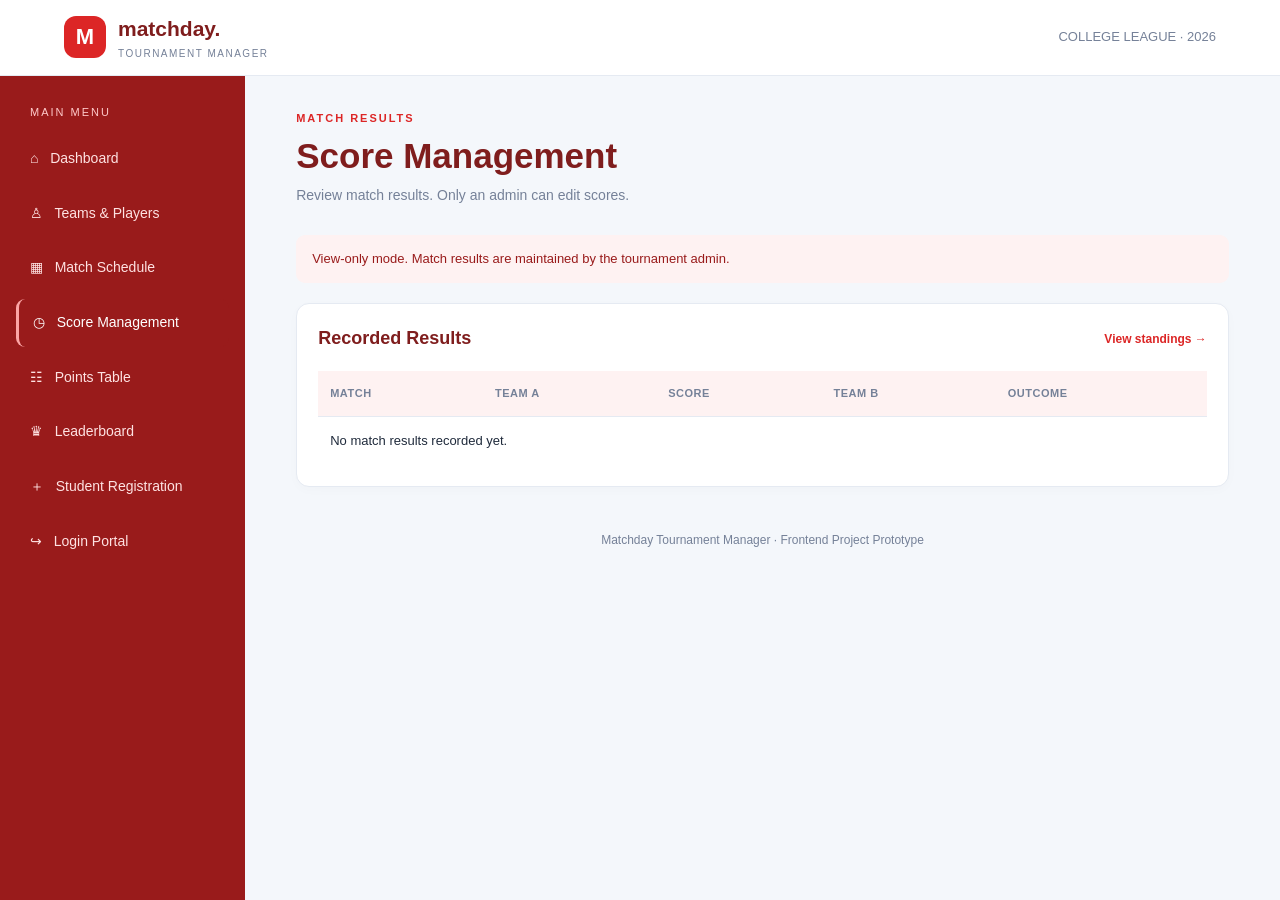
<file: scores.html>
<!DOCTYPE html>
<html lang="en">
<head>
<meta charset="UTF-8"><meta name="viewport" content="width=device-width, initial-scale=1.0">
<title>Matchday | Scores</title><link rel="stylesheet" href="style.css">
</head>
<body>
<header class="topbar"><a class="brand" href="index.html"><span class="brand-mark">M</span><span><strong>matchday.</strong><small>TOURNAMENT MANAGER</small></span></a><span class="season">COLLEGE LEAGUE · 2026</span></header>
<div class="layout"><aside class="sidebar">
<p class="nav-heading">MAIN MENU</p><a class="nav-link" href="dashboard.html">⌂ &nbsp; Dashboard</a><a class="nav-link" href="teams.html">♙ &nbsp; Teams & Players</a><a class="nav-link" href="schedule.html">▦ &nbsp; Match Schedule</a><a class="nav-link active" href="scores.html">◷ &nbsp; Score Management</a><a class="nav-link" href="points.html">☷ &nbsp; Points Table</a><a class="nav-link" href="leaderboard.html">♛ &nbsp; Leaderboard</a>
    <a class="nav-link" href="register.html" target="_blank" rel="noopener noreferrer">＋ &nbsp; Student Registration</a>
    <a class="nav-link" href="login.html" target="_blank" rel="noopener noreferrer">↪ &nbsp; Login Portal</a>
</aside>
<main class="main">
<div class="page-head"><div><p class="kicker">MATCH RESULTS</p><h1>Score Management</h1><p class="subtitle">Review match results. Only an admin can edit scores.</p></div></div>
<div id="scoreAccessNotice" class="notice">Loading score access…</div>
<section id="scoreEditor" class="card" hidden><div class="card-head"><h2>Enter Match Result (Admin only)</h2></div>
<form id="scoreForm" class="form-grid">
<div class="field"><label for="match">Select Match</label><select id="match"><option>Match 01 — City Titans vs Warriors</option><option>Match 02 — Strikers vs Rangers</option><option>Match 03 — Falcons vs United</option></select></div>
<div class="field"><label for="date">Match Date</label><input id="date" type="date"></div>
<div class="field"><label for="teamA">Team A Score</label><input id="teamA" type="number" min="0" placeholder="Enter score"></div>
<div class="field"><label for="teamB">Team B Score</label><input id="teamB" type="number" min="0" placeholder="Enter score"></div>
<div class="field full"><label for="remarks">Match Notes</label><input id="remarks" type="text" placeholder="Optional remarks"></div>
<div class="full"><button type="submit" class="button">Save Score</button></div>
</form><p id="scoreMessage" class="message" hidden></p></section>
<section class="card"><div class="card-head"><h2>Recorded Results</h2><a class="text-link" href="points.html">View standings →</a></div>
<div class="table-wrap"><table><thead><tr><th>Match</th><th>Team A</th><th>Score</th><th>Team B</th><th>Outcome</th></tr></thead><tbody>
<tr><td>M01</td><td>City Titans</td><td><b>3 - 1</b></td><td>Warriors</td><td><span class="status completed">Titans Win</span></td></tr>
<tr><td>M02</td><td>Strikers</td><td><b>2 - 2</b></td><td>Rangers</td><td><span class="status upcoming">Draw</span></td></tr>
<tr><td>M03</td><td>Falcons</td><td><b>1 - 0</b></td><td>United</td><td><span class="status completed">Falcons Win</span></td></tr>
</tbody></table></div></section>
<footer class="footer">Matchday Tournament Manager · Frontend Project Prototype</footer>
</main></div><script src="app.js"></script><script src="scores.js"></script></body></html>
</file>
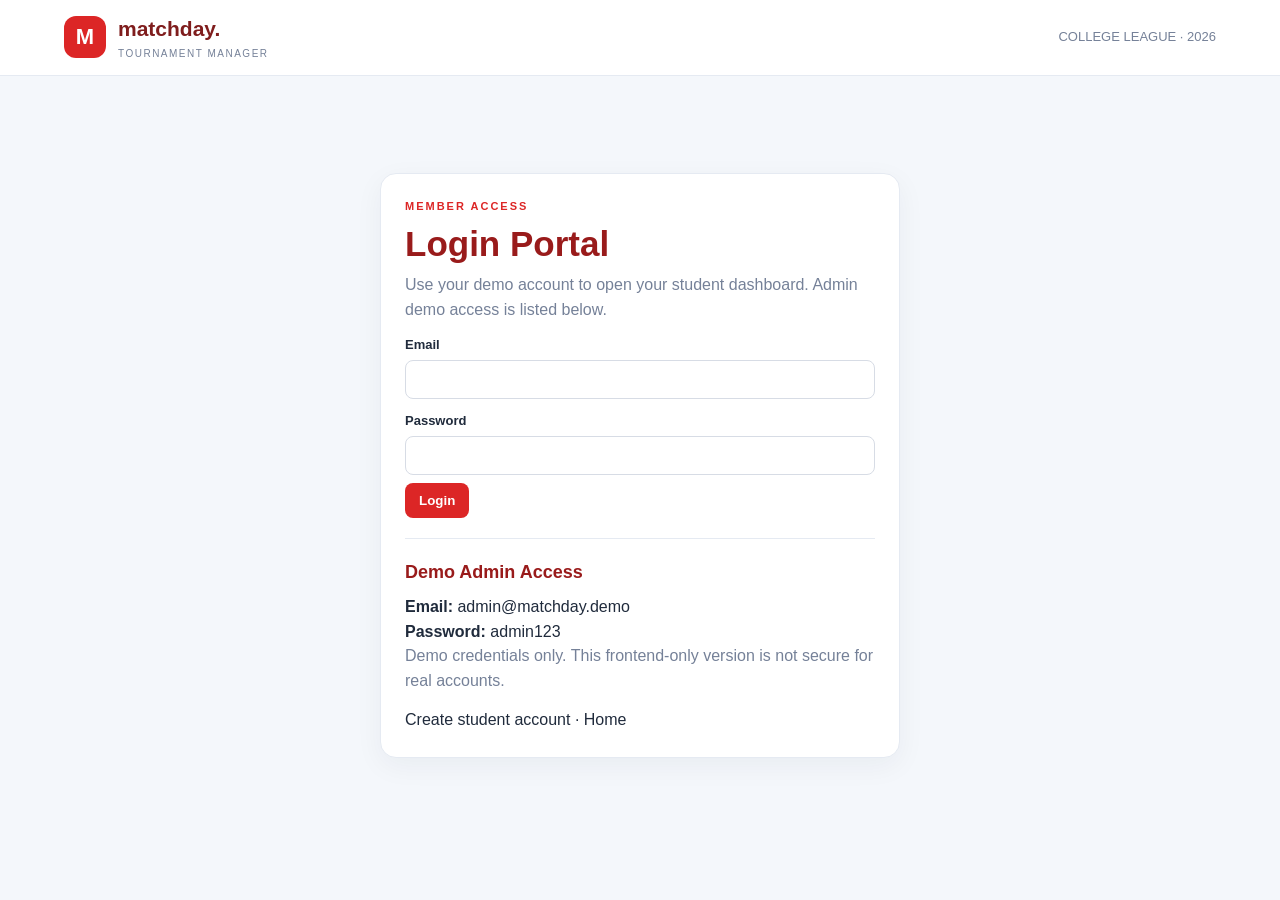
<file: student-dashboard.html>
<!doctype html>
<html lang="en">
<head>
  <meta charset="utf-8">
  <meta name="viewport" content="width=device-width, initial-scale=1">
  <title>Student Dashboard | Matchday Tournament Manager</title>
  <link rel="stylesheet" href="style.css">
  <style>
    .auth-shell{max-width:960px;margin:32px auto;padding:20px}
    .auth-card{background:#fff;border:1px solid #e5eaf2;border-radius:16px;padding:24px;box-shadow:0 8px 28px #14213d0d;margin:16px 0}
    .auth-grid{display:grid;grid-template-columns:repeat(2,minmax(0,1fr));gap:14px}
    .auth-card h1,.auth-card h2{color:#991b1b;margin-bottom:8px}
    .auth-card button,.action-btn{padding:10px 14px;background:#dc2626;color:white;border:0;border-radius:8px;cursor:pointer;font-weight:700;margin:8px 6px 0 0}
    .btn-muted{background:#64748b!important}
    .message{padding:10px 12px;background:#fef2f2;color:#991b1b;border-radius:8px;margin-top:12px;white-space:pre-wrap}
    .muted{color:#758198}
    .pill{display:inline-block;padding:4px 9px;border-radius:999px;background:#fee2e2;color:#991b1b;font-size:12px;font-weight:700}
    .portal-links{display:grid;grid-template-columns:repeat(2,minmax(0,1fr));gap:12px;margin-top:16px}
    .portal-link{display:block;padding:15px;border:1px solid #e5eaf2;border-radius:10px;text-decoration:none;color:#202b3c;background:#fff}
    .portal-link strong{display:block;color:#991b1b;margin-bottom:5px}
    .portal-link:hover{border-color:#dc2626}
    @media(max-width:650px){.auth-grid,.portal-links{grid-template-columns:1fr}.auth-shell{padding:12px}}
  </style>
</head>
<body>
  <header class="topbar">
    <a class="brand" href="index.html">
      <span class="brand-mark">M</span>
      <span><strong>matchday.</strong><small>TOURNAMENT MANAGER</small></span>
    </a>
    <span class="season">COLLEGE LEAGUE · 2026</span>
  </header>

  <main class="auth-shell">
    <section class="auth-card">
      <p class="kicker">STUDENT PORTAL</p>
      <h1>My Dashboard</h1>
      <p id="welcome" class="muted">Loading account...</p>
      <button id="logout" class="btn-muted" type="button">Log out</button>
      <p id="message" class="message" hidden></p>
    </section>

    <div class="auth-grid">
      <section class="auth-card">
        <h2>My Game Registration</h2>
        <p><b>Selected game:</b> <span id="game">—</span></p>
        <p><b>Approval status:</b> <span id="status" class="pill">—</span></p>
        <p id="regDate" class="muted"></p>
      </section>

      <section class="auth-card">
        <h2>My Team & Points</h2>
        <p><b>Team:</b> <span id="team">Not assigned yet</span></p>
        <p><b>Team points:</b> <span id="points">0</span></p>
        <p class="muted">Your team and points are updated when the admin assigns a team and records match results.</p>
      </section>
    </div>

    <section class="auth-card">
      <h2>Student View Portal</h2>
      <p class="muted">View tournament information below. Editing match results and team records is reserved for the admin.</p>
      <div class="portal-links">
        <a class="portal-link" href="teams.html">
          <strong>Teams & Players</strong>
          <span class="muted">View tournament teams and players.</span>
        </a>
        <a class="portal-link" href="schedule.html">
          <strong>Match Schedule</strong>
          <span class="muted">View upcoming and recorded matches.</span>
        </a>
        <a class="portal-link" href="points.html">
          <strong>Points Table</strong>
          <span class="muted">View team standings and points.</span>
        </a>
        <a class="portal-link" href="leaderboard.html">
          <strong>Leaderboard</strong>
          <span class="muted">View tournament rankings.</span>
        </a>
      </div>
    </section>

    <p class="muted" style="text-align:center;font-size:12px">
      Matchday Tournament Manager · Student Portal
    </p>
  </main>

  <script src="app.js"></script>
  <script src="student-dashboard.js"></script>
</body>
</html>
</file>
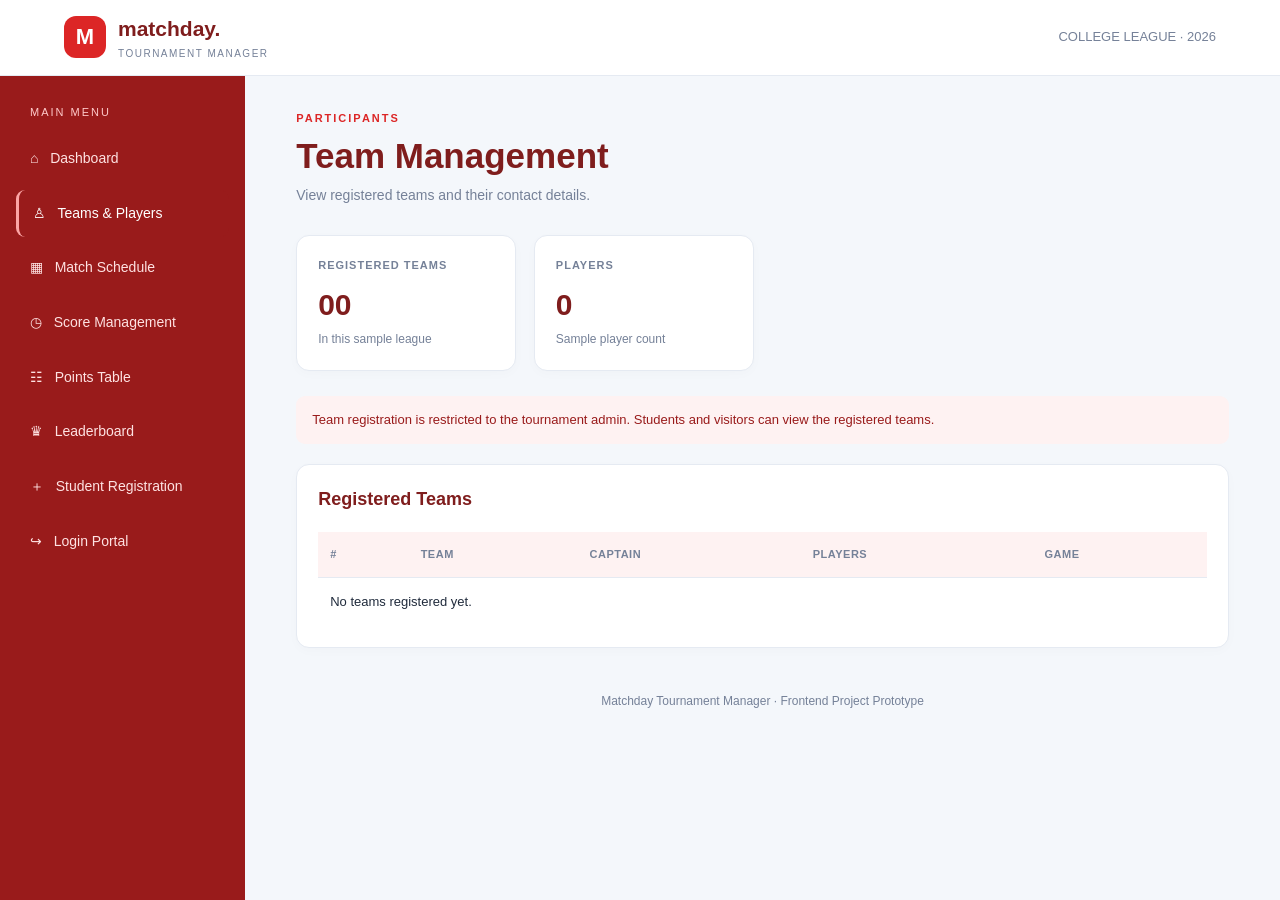
<file: teams.html>
<!DOCTYPE html>
<html lang="en">
<head>
<meta charset="UTF-8">
<meta name="viewport" content="width=device-width, initial-scale=1.0">
<title>Matchday | Teams</title>
<link rel="stylesheet" href="style.css">
</head>
<body>
<header class="topbar"><a class="brand" href="index.html"><span class="brand-mark">M</span><span><strong>matchday.</strong><small>TOURNAMENT MANAGER</small></span></a><span class="season">COLLEGE LEAGUE · 2026</span></header>
<div class="layout">
<aside class="sidebar">
<p class="nav-heading">MAIN MENU</p>
<a class="nav-link" href="dashboard.html">⌂ &nbsp; Dashboard</a>
<a class="nav-link active" href="teams.html">♙ &nbsp; Teams & Players</a>
<a class="nav-link" href="schedule.html">▦ &nbsp; Match Schedule</a>
<a class="nav-link" href="scores.html">◷ &nbsp; Score Management</a>
<a class="nav-link" href="points.html">☷ &nbsp; Points Table</a>
<a class="nav-link" href="leaderboard.html">♛ &nbsp; Leaderboard</a>
    <a class="nav-link" href="register.html" target="_blank" rel="noopener noreferrer">＋ &nbsp; Student Registration</a>
    <a class="nav-link" href="login.html" target="_blank" rel="noopener noreferrer">↪ &nbsp; Login Portal</a>
</aside>
<main class="main">
<div class="page-head"><div><p class="kicker">PARTICIPANTS</p><h1>Team Management</h1><p class="subtitle">View registered teams and their contact details.</p></div></div>
<div class="stats">
<article class="stat"><p class="stat-label">REGISTERED TEAMS</p><p class="stat-value">08</p><p class="stat-foot">In this sample league</p></article>
<article class="stat"><p class="stat-label">PLAYERS</p><p class="stat-value">88</p><p class="stat-foot">Sample player count</p></article>
</div>
<section class="card" id="team-registration-card" hidden>
<div class="card-head"><h2>Register a Team <span class="status completed">Admin only</span></h2></div>
<div class="notice">Only the logged-in admin can register a team. Team entries are saved in this browser for this demo.</div>
<form class="form-grid" id="team-registration-form">
<div class="field"><label for="teamGame">Game</label><select id="teamGame" name="game" required><option value="">Select game</option><option>Football</option><option>Cricket</option><option>Badminton</option><option>Basketball</option><option>Volleyball</option><option>Chess</option></select></div>
<div class="field"><label for="team">Team Name</label><input id="team" name="team" type="text" placeholder="Enter team name" required maxlength="60"></div>
<div class="field"><label for="captain">Captain Name</label><input id="captain" name="captain" type="text" placeholder="Enter captain name" required maxlength="60"></div>
<div class="field"><label for="players">Number of Players</label><input id="players" name="players" type="number" min="1" max="30" placeholder="e.g. 11" required></div>
<div class="field"><label for="contact">Contact Details</label><input id="contact" name="contact" type="text" placeholder="Email or phone" required maxlength="100"></div>
<div class="full"><button class="button" type="submit">Register Team</button><p id="team-message" class="notice" role="status" hidden></p></div>
</form>
</section>
<div class="notice" id="team-admin-notice">Team registration is restricted to the tournament admin. Students and visitors can view the registered teams.</div>
<section class="card">
<div class="card-head"><h2>Registered Teams</h2></div>
<div class="table-wrap"><table>
<thead><tr><th>#</th><th>Team</th><th>Captain</th><th>Players</th><th>Game</th></tr></thead>
<tbody id="registered-teams">
<tr><td>01</td><td><div class="team"><span class="team-badge">T</span>City Titans</div></td><td>Rahul Sharma</td><td>11</td><td><span class="status completed">Registered</span></td></tr>
<tr><td>02</td><td><div class="team"><span class="team-badge">F</span>Falcons</div></td><td>Aman Verma</td><td>11</td><td><span class="status completed">Registered</span></td></tr>
<tr><td>03</td><td><div class="team"><span class="team-badge">S</span>Strikers</div></td><td>Rohit Singh</td><td>11</td><td><span class="status completed">Registered</span></td></tr>
<tr><td>04</td><td><div class="team"><span class="team-badge">W</span>Warriors</div></td><td>Arjun Patel</td><td>11</td><td><span class="status completed">Registered</span></td></tr>
<tr><td>05</td><td>Rangers</td><td>Karan Joshi</td><td>11</td><td><span class="status completed">Registered</span></td></tr>
<tr><td>06</td><td>United</td><td>Vivek Yadav</td><td>11</td><td><span class="status completed">Registered</span></td></tr>
<tr><td>07</td><td>Panthers</td><td>Dev Mehta</td><td>11</td><td><span class="status completed">Registered</span></td></tr>
<tr><td>08</td><td>Champions</td><td>Aditya Rao</td><td>11</td><td><span class="status completed">Registered</span></td></tr>
</tbody></table></div>
</section>
<footer class="footer">Matchday Tournament Manager · Frontend Project Prototype</footer>
</main></div>
<script src="app.js"></script>
<script src="teams.js"></script>
</body>
</html>
</file>
<file: style.css>
* {
  box-sizing: border-box;
  margin: 0;
  padding: 0;
}

:root {
  --navy: #9a3412;
  --blue: #f97316;
  --bg: #f4f7fb;
  --text: #202b3c;
  --muted: #758198;
  --border: #e5eaf2;
  --white: #ffffff;
  --green: #15803d;
}

body {
  font-family: Arial, Helvetica, sans-serif;
  background: var(--bg);
  color: var(--text);
  line-height: 1.55;
}

a {
  text-decoration: none;
  color: inherit;
}

.topbar {
  height: 76px;
  background: var(--white);
  display: flex;
  justify-content: space-between;
  align-items: center;
  padding: 0 5%;
  border-bottom: 1px solid var(--border);
}

.brand {
  display: flex;
  align-items: center;
  gap: 12px;
}

.brand-mark {
  background: var(--blue);
  color: white;
  width: 42px;
  height: 42px;
  border-radius: 12px;
  display: grid;
  place-items: center;
  font-size: 22px;
  font-weight: bold;
}

.brand strong {
  font-size: 21px;
  color: var(--navy);
}

.brand small {
  display: block;
  font-size: 10px;
  letter-spacing: 1.5px;
  color: var(--muted);
}

.season {
  color: var(--muted);
  font-size: 13px;
}

.layout {
  display: flex;
  min-height: calc(100vh - 76px);
}

.sidebar {
  width: 245px;
  background: var(--navy);
  padding: 28px 16px;
  color: white;
  flex-shrink: 0;
}

.nav-heading {
  font-size: 11px;
  color: #fed7aa;
  letter-spacing: 2px;
  padding: 0 14px;
  margin-bottom: 14px;
}

.nav-link {
  display: block;
  padding: 13px 14px;
  border-radius: 9px;
  margin-bottom: 7px;
  color: #ffedd5;
  font-size: 14px;
  transition: background 0.2s;
}

.nav-link:hover,
.nav-link.active {
  background: #7c2d12;
  color: white;
}

.nav-link.active {
  border-left: 3px solid #fdba74;
}

.sidebar-note {
  margin-top: 45px;
  border: 1px solid #c2410c;
  border-radius: 12px;
  padding: 15px;
  color: #ffedd5;
  font-size: 12px;
}

.sidebar-note strong {
  display: block;
  color: white;
  margin-bottom: 6px;
}

.main {
  flex: 1;
  min-width: 0;
  padding: 34px 4%;
}

.kicker {
  color: var(--blue);
  font-size: 11px;
  letter-spacing: 2px;
  font-weight: bold;
  margin-bottom: 8px;
}

h1 {
  color: var(--navy);
  font-size: clamp(26px, 3vw, 35px);
  line-height: 1.2;
  margin-bottom: 8px;
}

h2 {
  font-size: 18px;
  color: var(--navy);
  margin-bottom: 16px;
}

.subtitle {
  color: var(--muted);
  font-size: 14px;
}

.page-head {
  display: flex;
  justify-content: space-between;
  align-items: center;
  gap: 20px;
  margin-bottom: 28px;
}

.button {
  display: inline-block;
  background: var(--blue);
  color: white;
  border: none;
  padding: 11px 17px;
  border-radius: 8px;
  font-size: 13px;
  font-weight: bold;
  cursor: pointer;
}

.button:hover {
  background: #ea580c;
}

.button-light {
  background: #ffedd5;
  color: #c2410c;
}

.stats {
  display: grid;
  grid-template-columns: repeat(4, minmax(0, 1fr));
  gap: 18px;
  margin-bottom: 25px;
}

.card,
.stat {
  background: var(--white);
  border: 1px solid var(--border);
  border-radius: 13px;
  padding: 21px;
  box-shadow: 0 3px 12px #152b4b05;
}

.stat-label {
  color: var(--muted);
  font-size: 11px;
  font-weight: bold;
  letter-spacing: 1px;
}

.stat-value {
  font-size: 30px;
  font-weight: bold;
  color: var(--navy);
  margin: 8px 0 2px;
}

.stat-foot {
  font-size: 12px;
  color: var(--muted);
}

.content-grid {
  display: grid;
  grid-template-columns: 1.35fr 1fr;
  gap: 20px;
  margin-bottom: 22px;
}

.card {
  margin-bottom: 20px;
}

.card-head {
  display: flex;
  justify-content: space-between;
  align-items: center;
  gap: 12px;
  margin-bottom: 18px;
}

.card-head h2 {
  margin-bottom: 0;
}

.text-link {
  color: var(--blue);
  font-size: 12px;
  font-weight: bold;
}

.table-wrap {
  width: 100%;
  overflow-x: auto;
}

table {
  width: 100%;
  border-collapse: collapse;
  font-size: 13px;
  text-align: left;
}

th {
  background: #fff7ed;
  color: var(--muted);
  font-size: 11px;
  text-transform: uppercase;
  letter-spacing: 0.5px;
}

th, td {
  padding: 14px 12px;
  border-bottom: 1px solid var(--border);
}

tbody tr:last-child td {
  border-bottom: none;
}

.team {
  display: flex;
  align-items: center;
  gap: 10px;
  font-weight: bold;
}

.team-badge {
  width: 34px;
  height: 34px;
  border-radius: 9px;
  display: grid;
  place-items: center;
  color: #c2410c;
  background: #ffedd5;
  font-weight: bold;
  flex-shrink: 0;
}

.status {
  display: inline-block;
  border-radius: 20px;
  padding: 5px 10px;
  font-size: 11px;
  font-weight: bold;
}

.completed {
  color: var(--green);
  background: #e8f8ed;
}

.upcoming {
  color: #9a6700;
  background: #fff5d8;
}

.live {
  color: #b42318;
  background: #ffebe9;
}

.fixture {
  display: flex;
  align-items: center;
  justify-content: space-between;
  gap: 10px;
  padding: 16px 0;
  border-bottom: 1px solid var(--border);
}

.fixture:last-child {
  border-bottom: none;
}

.fixture-team {
  text-align: center;
  flex: 1;
  font-size: 12px;
  font-weight: bold;
}

.fixture-team .team-badge {
  margin: 0 auto 7px;
}

.vs {
  color: var(--muted);
  font-size: 11px;
}

.score {
  color: var(--navy);
  font-weight: bold;
  font-size: 19px;
}

.form-grid {
  display: grid;
  grid-template-columns: repeat(2, minmax(0, 1fr));
  gap: 17px;
}

.field {
  display: flex;
  flex-direction: column;
  gap: 7px;
}

.field label {
  font-size: 13px;
  font-weight: bold;
}

.field input,
.field select {
  width: 100%;
  border: 1px solid #d8dfeb;
  border-radius: 8px;
  padding: 12px;
  font: inherit;
  background: white;
  color: var(--text);
}

.field input:focus,
.field select:focus {
  outline: 2px solid #fed7aa;
  border-color: var(--blue);
}

.full {
  grid-column: 1 / -1;
}

.notice {
  padding: 14px 16px;
  background: #fff0e5;
  color: #9a3412;
  border-radius: 9px;
  font-size: 13px;
  margin-bottom: 20px;
}

.winner {
  background: linear-gradient(120deg, #7c2d12, #f97316);
  color: white;
  border-radius: 15px;
  padding: 28px;
  margin-bottom: 23px;
}

.winner h2 {
  color: white;
  font-size: 25px;
  margin: 8px 0;
}

.winner p {
  color: #ffedd5;
  font-size: 13px;
}

.position {
  font-weight: bold;
  color: var(--blue);
}

.footer {
  color: var(--muted);
  text-align: center;
  padding: 24px 10px;
  font-size: 12px;
}

@media (max-width: 1000px) {
  .stats {
    grid-template-columns: repeat(2, minmax(0, 1fr));
  }

  .sidebar {
    width: 210px;
  }

  .content-grid {
    grid-template-columns: 1fr;
  }
}

@media (max-width: 650px) {
  .topbar {
    padding: 0 16px;
  }

  .season {
    display: none;
  }

  .layout {
    display: block;
  }

  .sidebar {
    width: 100%;
    padding: 12px;
    display: flex;
    gap: 6px;
    overflow-x: auto;
  }

  .nav-heading,
  .sidebar-note {
    display: none;
  }

  .nav-link {
    white-space: nowrap;
    margin: 0;
    padding: 10px 12px;
  }

  .main {
    padding: 25px 15px;
  }

  .page-head {
    align-items: flex-start;
    flex-direction: column;
  }

  .stats {
    gap: 10px;
  }

  .stat,
  .card {
    padding: 15px;
  }

  .form-grid {
    grid-template-columns: 1fr;
  }

  .full {
    grid-column: auto;
  }
}


:root {
  --navy: #14213d;
  --blue: #dc2626;
  --bg: #f4f7fb;
  --text: #202b3c;
  --muted: #758198;
  --border: #e5eaf2;
  --white: #ffffff;
  --green: #15803d;
}

/* Brand logo */
.brand-mark {
  background: #dc2626;
}

/* Sidebar */
.sidebar {
  background: #991b1b;
}

.nav-heading {
  color: #fecaca;
}

.nav-link {
  color: #fee2e2;
}

.nav-link:hover,
.nav-link.active {
  background: #7f1d1d;
  color: #ffffff;
}

.nav-link.active {
  border-left-color: #fca5a5;
}

.sidebar-note {
  border-color: #b91c1c;
  color: #fecaca;
}

/* Headings and links */
.kicker,
.text-link {
  color: #dc2626;
}

/* Buttons */
.button {
  background: #dc2626;
  color: #ffffff;
}

.button:hover {
  background: #b91c1c;
}

.button-light {
  background: #fee2e2;
  color: #991b1b;
}

/* Table */
th {
  background: #fef2f2;
}

/* Team badges */
.team-badge {
  color: #b91c1c;
  background: #fee2e2;
}

/* Form focus */
.field input:focus,
.field select:focus {
  outline: 2px solid #fecaca;
  border-color: #dc2626;
}

/* Notice */
.notice {
  background: #fef2f2;
  color: #991b1b;
}

/* Winner banner */
.winner {
  background: linear-gradient(120deg, #7f1d1d, #dc2626);
}

/* Leaderboard */
.position {
  color: #dc2626;
}

/* Text selection */
::selection {
  background: #fecaca;
  color: #7f1d1d;
}


/* ===== RED ACCENT THEME OVERRIDES (layout preserved) ===== */
:root {
  --navy: #7f1d1d;
  --blue: #dc2626;
}
.brand-mark { background: #dc2626; }
.nav-heading { color: #fecaca; }
.nav-link { color: #fee2e2; }
.nav-link:hover, .nav-link.active { background: #991b1b; color: #fff; }
.nav-link.active { border-left-color: #fca5a5; }
.sidebar-note { border-color: #b91c1c; color: #fecaca; }
.kicker, .text-link, .position { color: #dc2626; }
.button { background: #dc2626; color: #fff; }
.button:hover { background: #b91c1c; }
.button-light { background: #fee2e2; color: #991b1b; }
th { background: #fef2f2; }
.team-badge { color: #b91c1c; background: #fee2e2; }
.field input:focus, .field select:focus { outline: 2px solid #fecaca; border-color: #dc2626; }
.notice { background: #fef2f2; color: #991b1b; }
.winner { background: linear-gradient(120deg, #7f1d1d, #dc2626); }
::selection { background: #fecaca; color: #7f1d1d; }
</file>
